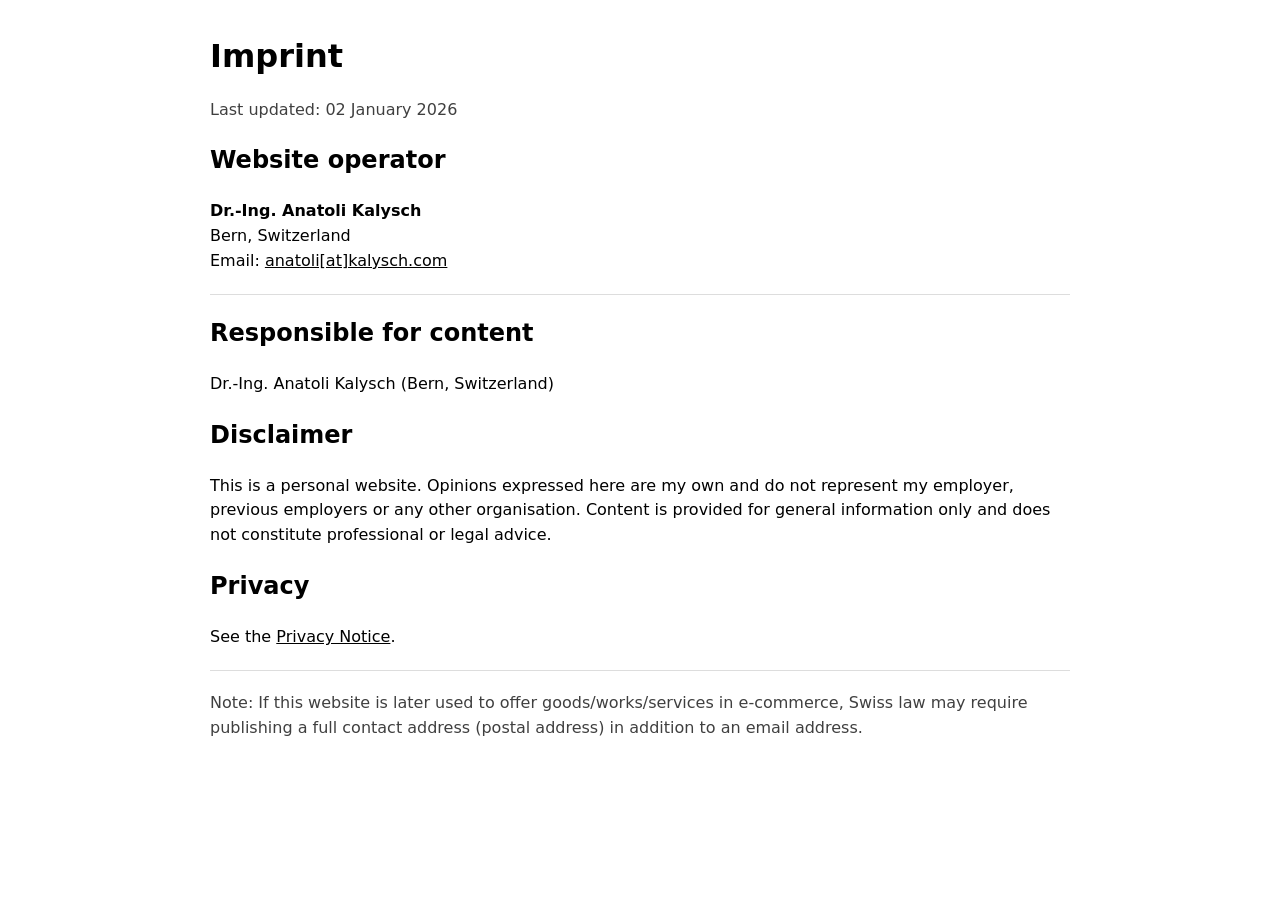
<file: imprint.html>
<!doctype html>
<html lang="en">
<head>
  <meta charset="utf-8" />
  <meta name="viewport" content="width=device-width, initial-scale=1" />
  <title>Imprint</title>
  <meta name="robots" content="noindex, nofollow" />
  <style>
    body { font-family: system-ui, -apple-system, Segoe UI, Roboto, Arial, sans-serif; margin: 0; line-height: 1.55; }
    .wrap { max-width: 860px; margin: 0 auto; padding: 32px 18px; }
    h1 { margin: 0 0 8px; }
    .muted { opacity: .75; }
    hr { border: 0; border-top: 1px solid #ddd; margin: 20px 0; }
    a { color: inherit; }
    code { background: #f4f4f4; padding: 2px 6px; border-radius: 6px; }
  </style>
</head>
<body>
  <main class="wrap">
    <h1>Imprint</h1>
    <p class="muted">Last updated: 02 January 2026</p>

    <h2>Website operator</h2>
    <p>
      <strong>Dr.-Ing. Anatoli Kalysch</strong><br>
      Bern, Switzerland<br>
      Email: <a href="mailto:anatoli@kalysch.com">anatoli[at]kalysch.com</a>
    </p>

    <hr>

    <h2>Responsible for content</h2>
    <p>
      Dr.-Ing. Anatoli Kalysch (Bern, Switzerland)
    </p>

    <h2>Disclaimer</h2>
    <p>
      This is a personal website. Opinions expressed here are my own and do not represent my employer, previous employers or any other organisation.
      Content is provided for general information only and does not constitute professional or legal advice.
    </p>

    <h2>Privacy</h2>
    <p>
      See the <a href="privacy.html">Privacy Notice</a>.
    </p>

    <hr>

    <p class="muted">
      Note: If this website is later used to offer goods/works/services in e-commerce, Swiss law may require publishing a full
      contact address (postal address) in addition to an email address.
    </p>
  </main>
</body>
</html>
</file>
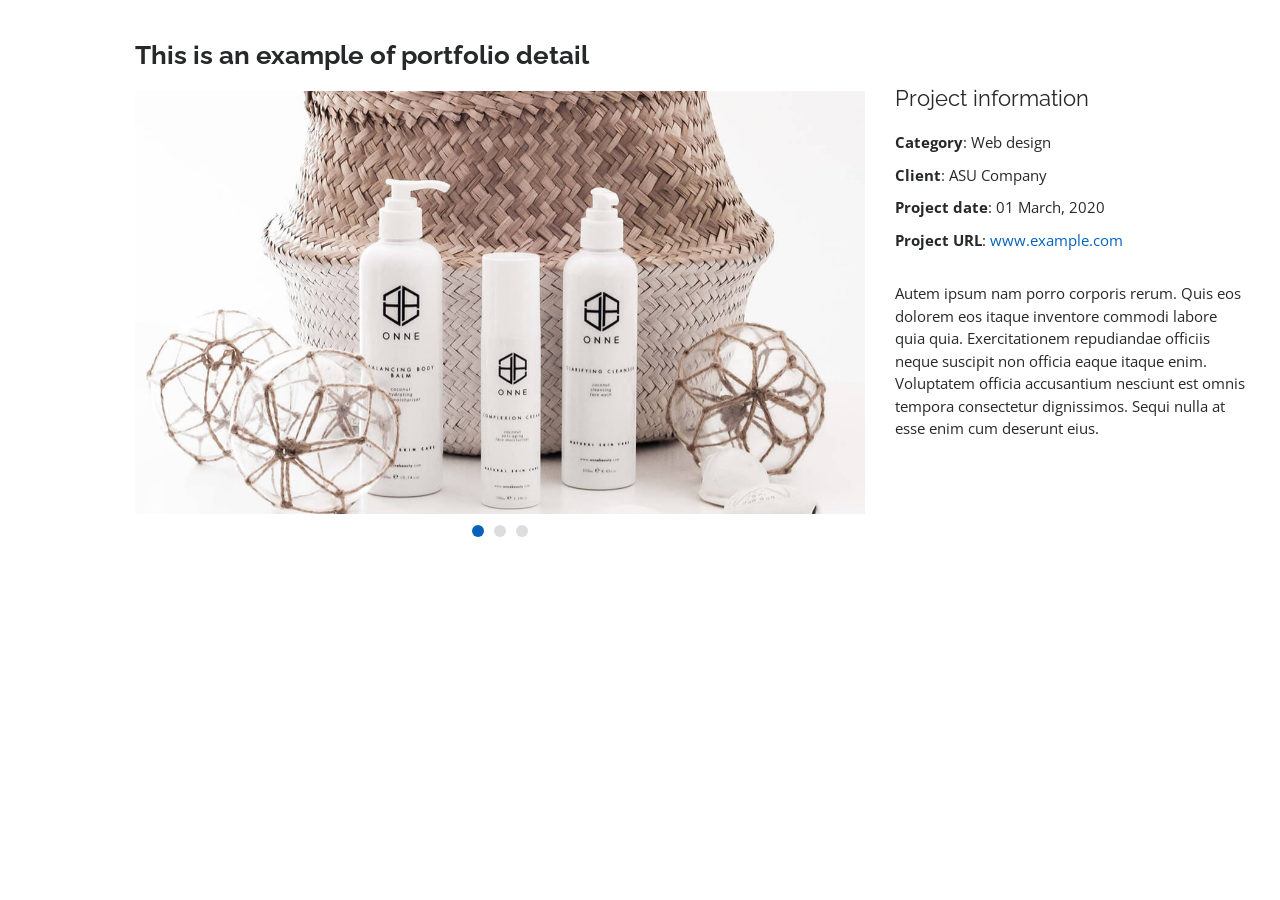
<file: portfolio-details.html>
<!DOCTYPE html>
<html lang="en">

<head>
  <meta charset="utf-8">
  <meta content="width=device-width, initial-scale=1.0" name="viewport">

  <title>Portfolio Details - Personal Bootstrap Template</title>
  <meta content="" name="descriptison">
  <meta content="" name="keywords">

  <!-- Favicons -->
  <link href="assets/img/favicon.png" rel="icon">
  <link href="assets/img/apple-touch-icon.png" rel="apple-touch-icon">

  <!-- Google Fonts -->
  <link href="https://fonts.googleapis.com/css?family=Open+Sans:300,300i,400,400i,600,600i,700,700i|Raleway:300,300i,400,400i,500,500i,600,600i,700,700i|Poppins:300,300i,400,400i,500,500i,600,600i,700,700i" rel="stylesheet">

  <!-- Vendor CSS Files -->
  <link href="assets/vendor/bootstrap/css/bootstrap.min.css" rel="stylesheet">
  <link href="assets/vendor/icofont/icofont.min.css" rel="stylesheet">
  <link href="assets/vendor/boxicons/css/boxicons.min.css" rel="stylesheet">
  <link href="assets/vendor/venobox/venobox.css" rel="stylesheet">
  <link href="assets/vendor/owl.carousel/assets/owl.carousel.min.css" rel="stylesheet">
  <link href="assets/vendor/aos/aos.css" rel="stylesheet">

  <!-- Template Main CSS File -->
  <link href="assets/css/style.css" rel="stylesheet">

  <!-- =======================================================
  * Template Name: MyResume - v2.1.0
  * Template URL: https://bootstrapmade.com/free-html-bootstrap-template-my-resume/
  * Author: BootstrapMade.com
  * License: https://bootstrapmade.com/license/
  ======================================================== -->
</head>

<body>

  <main id="main">

    <!-- ======= Portfolio Details ======= -->
    <section id="portfolio-details" class="portfolio-details">
      <div class="container" data-aos="fade-up">

        <div class="row">

          <div class="col-lg-8">
            <h2 class="portfolio-title">This is an example of portfolio detail</h2>
            <div class="owl-carousel portfolio-details-carousel">
              <img src="assets/img/portfolio/portfolio-details-1.jpg" class="img-fluid" alt="">
              <img src="assets/img/portfolio/portfolio-details-2.jpg" class="img-fluid" alt="">
              <img src="assets/img/portfolio/portfolio-details-3.jpg" class="img-fluid" alt="">
            </div>
          </div>

          <div class="col-lg-4 portfolio-info">
            <h3>Project information</h3>
            <ul>
              <li><strong>Category</strong>: Web design</li>
              <li><strong>Client</strong>: ASU Company</li>
              <li><strong>Project date</strong>: 01 March, 2020</li>
              <li><strong>Project URL</strong>: <a href="#">www.example.com</a></li>
            </ul>

            <p>
              Autem ipsum nam porro corporis rerum. Quis eos dolorem eos itaque inventore commodi labore quia quia. Exercitationem repudiandae officiis neque suscipit non officia eaque itaque enim. Voluptatem officia accusantium nesciunt est omnis tempora consectetur dignissimos. Sequi nulla at esse enim cum deserunt eius.
            </p>
          </div>

        </div>

      </div>
    </section><!-- End Portfolio Details -->

  </main><!-- End #main -->

  <a href="#" class="back-to-top"><i class="bx bx-up-arrow-alt"></i></a>
  <div id="preloader"></div>

  <!-- Vendor JS Files -->
  <script src="assets/vendor/jquery/jquery.min.js"></script>
  <script src="assets/vendor/bootstrap/js/bootstrap.bundle.min.js"></script>
  <script src="assets/vendor/jquery.easing/jquery.easing.min.js"></script>
  <script src="assets/vendor/php-email-form/validate.js"></script>
  <script src="assets/vendor/waypoints/jquery.waypoints.min.js"></script>
  <script src="assets/vendor/counterup/counterup.min.js"></script>
  <script src="assets/vendor/isotope-layout/isotope.pkgd.min.js"></script>
  <script src="assets/vendor/venobox/venobox.min.js"></script>
  <script src="assets/vendor/owl.carousel/owl.carousel.min.js"></script>
  <script src="assets/vendor/typed.js/typed.min.js"></script>
  <script src="assets/vendor/aos/aos.js"></script>

  <!-- Template Main JS File -->
  <script src="assets/js/main.js"></script>

</body>

</html>
</file>
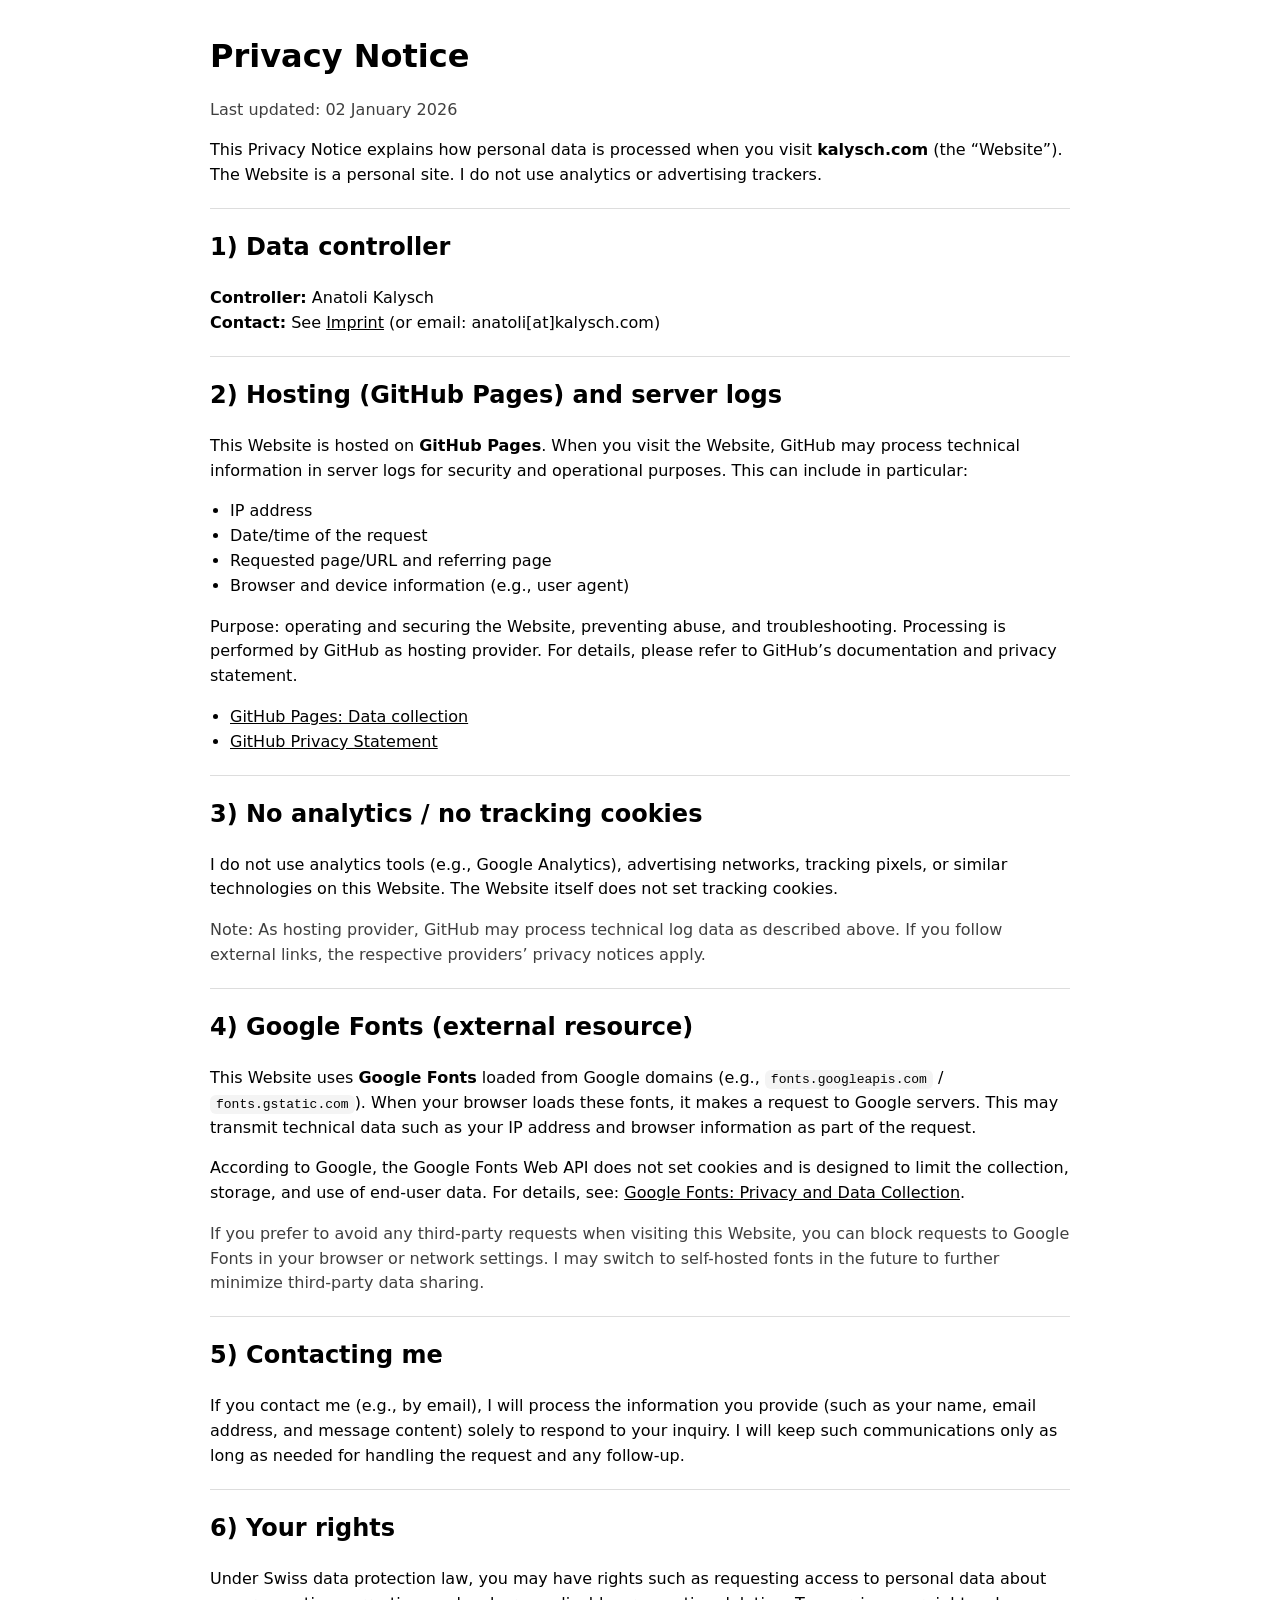
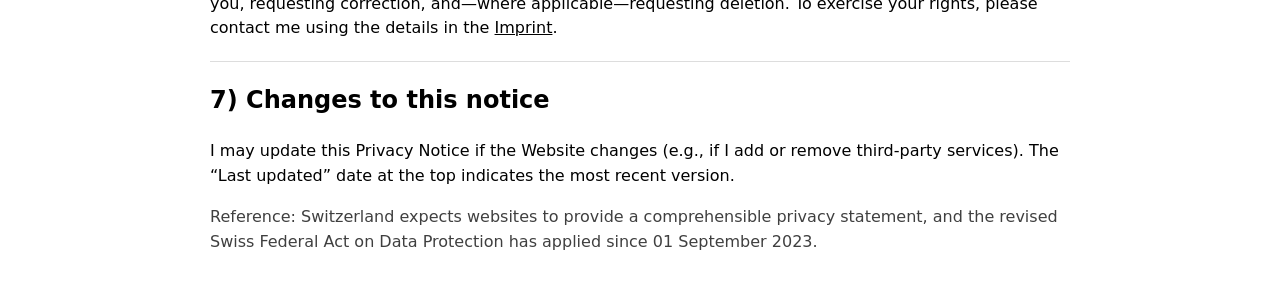
<file: privacy.html>
<!doctype html>
<html lang="en">
<head>
  <meta charset="utf-8" />
  <meta name="viewport" content="width=device-width, initial-scale=1" />
  <title>Privacy Notice</title>
  <meta name="robots" content="noindex, nofollow" />
  <style>
    body { font-family: system-ui, -apple-system, Segoe UI, Roboto, Arial, sans-serif; margin: 0; line-height: 1.55; }
    .wrap { max-width: 860px; margin: 0 auto; padding: 32px 18px; }
    h1 { margin: 0 0 8px; }
    .muted { opacity: .75; }
    hr { border: 0; border-top: 1px solid #ddd; margin: 20px 0; }
    a { color: inherit; }
    ul { padding-left: 20px; }
    code { background: #f4f4f4; padding: 2px 6px; border-radius: 6px; }
  </style>
</head>
<body>
  <main class="wrap">
    <h1>Privacy Notice</h1>
    <p class="muted">Last updated: 02 January 2026</p>

    <p>
      This Privacy Notice explains how personal data is processed when you visit <strong>kalysch.com</strong> (the “Website”).
      The Website is a personal site. I do not use analytics or advertising trackers.
    </p>

    <hr>

    <h2>1) Data controller</h2>
    <p>
      <strong>Controller:</strong> Anatoli Kalysch<br>
      <strong>Contact:</strong> See <a href="imprint.html">Imprint</a> (or email: anatoli[at]kalysch.com)
    </p>

    <hr>

    <h2>2) Hosting (GitHub Pages) and server logs</h2>
    <p>
      This Website is hosted on <strong>GitHub Pages</strong>. When you visit the Website, GitHub may process technical
      information in server logs for security and operational purposes. This can include in particular:
    </p>
    <ul>
      <li>IP address</li>
      <li>Date/time of the request</li>
      <li>Requested page/URL and referring page</li>
      <li>Browser and device information (e.g., user agent)</li>
    </ul>
    <p>
      Purpose: operating and securing the Website, preventing abuse, and troubleshooting.
      Processing is performed by GitHub as hosting provider. For details, please refer to GitHub’s documentation and privacy statement.
    </p>
    <ul>
      <li><a href="https://docs.github.com/en/pages/getting-started-with-github-pages/what-is-github-pages#data-collection">GitHub Pages: Data collection</a></li>
      <li><a href="https://docs.github.com/site-policy/privacy-policies/github-privacy-statement">GitHub Privacy Statement</a></li>
    </ul>

    <hr>

    <h2>3) No analytics / no tracking cookies</h2>
    <p>
      I do not use analytics tools (e.g., Google Analytics), advertising networks, tracking pixels, or similar technologies on this Website.
      The Website itself does not set tracking cookies.
    </p>
    <p class="muted">
      Note: As hosting provider, GitHub may process technical log data as described above. If you follow external links,
      the respective providers’ privacy notices apply.
    </p>

    <hr>

    <h2>4) Google Fonts (external resource)</h2>
    <p>
      This Website uses <strong>Google Fonts</strong> loaded from Google domains (e.g., <code>fonts.googleapis.com</code> /
      <code>fonts.gstatic.com</code>). When your browser loads these fonts, it makes a request to Google servers.
      This may transmit technical data such as your IP address and browser information as part of the request.
    </p>
    <p>
      According to Google, the Google Fonts Web API does not set cookies and is designed to limit the collection, storage,
      and use of end-user data.
      For details, see: <a href="https://developers.google.com/fonts/faq/privacy">Google Fonts: Privacy and Data Collection</a>.
    </p>
    <p class="muted">
      If you prefer to avoid any third-party requests when visiting this Website, you can block requests to Google Fonts
      in your browser or network settings. I may switch to self-hosted fonts in the future to further minimize third-party data sharing.
    </p>

    <hr>

    <h2>5) Contacting me</h2>
    <p>
      If you contact me (e.g., by email), I will process the information you provide (such as your name, email address,
      and message content) solely to respond to your inquiry. I will keep such communications only as long as needed
      for handling the request and any follow-up.
    </p>

    <hr>

    <h2>6) Your rights</h2>
    <p>
      Under Swiss data protection law, you may have rights such as requesting access to personal data about you,
      requesting correction, and—where applicable—requesting deletion. To exercise your rights, please contact me
      using the details in the <a href="imprint.html">Imprint</a>.
    </p>

    <hr>

    <h2>7) Changes to this notice</h2>
    <p>
      I may update this Privacy Notice if the Website changes (e.g., if I add or remove third-party services).
      The “Last updated” date at the top indicates the most recent version.
    </p>

    <p class="muted">
      Reference: Switzerland expects websites to provide a comprehensible privacy statement, and the revised Swiss
      Federal Act on Data Protection has applied since 01 September 2023.
    </p>
  </main>
</body>
</html>
</file>
<file: assets/vendor/venobox/venobox.css>
/* ------ venobox.css --------*/
.vbox-overlay *, .vbox-overlay *:before, .vbox-overlay *:after{
    -webkit-backface-visibility: hidden;
    -webkit-box-sizing:border-box;
    -moz-box-sizing:border-box;
    box-sizing:border-box;
}
.vbox-overlay * { 
    -webkit-backface-visibility: visible;
    backface-visibility: visible;
}
.vbox-overlay{
    display: -webkit-flex;
    display: flex;
    -webkit-flex-direction: column;
    flex-direction: column;
    -webkit-justify-content: center;
    justify-content: center;
    -webkit-align-items: center;
    align-items: center;
    position: fixed;
    left: 0;
    top: 0;
    bottom: 0;
    right: 0;
    z-index: 999999;
}

/* ----- navigation ----- */
.vbox-title{
    width: 100%;
    height: 40px;
    float: left;
    text-align: center;
    line-height: 28px;
    font-size: 12px;
    padding: 6px 50px;
    overflow: hidden;
    position: fixed;
    display: none;
    left: 0;
    z-index: 89;
}
.vbox-close{
    cursor: pointer;
    position: fixed;
    top: -1px;
    right: 0;
    width: 50px;
    height: 40px;
    padding: 6px;
    display: block;
    background-position:10px center;
    overflow: hidden;
    font-size: 24px;
    line-height: 1;
    text-align: center;
    z-index: 99;
}
.vbox-left{
    cursor: pointer;
    position: fixed;
    left: 0;
    height: 40px;
    overflow: hidden;
    line-height: 28px;
    font-size: 12px;
    z-index: 99;
    display: flex;
    align-items:center;
}
.vbox-num{
    display: inline-block;
    margin: 6px 0 6px 15px;
}
/* ----- Social share ----- */
.vbox-share{
    line-height: 28px;
    font-size: 12px;
    overflow: hidden;
    position: fixed;
    left: 0;
    z-index: 98;
    display: flex;
    align-items:center;
    justify-content: center;
    width: 100%;
    text-align: center;
}
.vbox-share svg{
    max-height: 28px;
    width: 28px;
    z-index: 10;
    margin-left: 12px;
    margin-top: 6px;
    margin-bottom: 6px;
    vertical-align: middle;
}


/* ----- navigation ARROWS ----- */
.vbox-next, .vbox-prev{
    position: fixed;
    top: 50%;
    margin-top: -15px;
    overflow: hidden;
    cursor: pointer;
    display: block;
    width: 45px;
    height: 45px;
    z-index: 99;
}
.vbox-next span, .vbox-prev span{
    position: relative;
    width: 20px;
    height: 20px;
    border: 2px solid transparent;
    border-top-color: #B6B6B6;
    border-right-color: #B6B6B6;
    text-indent: -100px;
    position: absolute;
    top: 8px;
    display: block;
}
.vbox-prev{
    left: 15px;
}
.vbox-next{
    right: 15px;
}
.vbox-prev span{
    left: 10px;
    -ms-transform: rotate(-135deg);
    -webkit-transform: rotate(-135deg);
    transform: rotate(-135deg);
}
.vbox-next span{
    -ms-transform: rotate(45deg);
    -webkit-transform: rotate(45deg);
    transform: rotate(45deg);
    right: 10px;
}
/* ------- inline window ------ */
.vbox-inline{
    width: 420px;
    height: 315px;
    height: 70vh;
    padding: 10px;
    background: #fff;
    margin: 0 auto;
    overflow: auto;
    text-align: left;
}
/* ------- Video & iFrames window ------ */
.venoframe{
    max-width: 100%;
    width: 100%;
    border: none;
    width: 100%;
    height: 260px;
    height: 70vh;
}
.venoframe.vbvid{
    height: 260px;
}
@media (min-width: 768px) {
    .venoframe, .vbox-inline{
        width: 90%;
        height: 360px;
        height: 70vh;
    }
    .venoframe.vbvid{
        width: 640px;
        height: 360px;
    }
}
@media (min-width: 992px) {
    .venoframe, .vbox-inline{
        max-width: 1200px;
        width: 80%;
        height: 540px;
        height: 70vh;
    }
    .venoframe.vbvid{
        width: 960px;
        height: 540px;
    }
}
/* 
Please do NOT edit this part! 
or at least read this note: http://i.imgur.com/7C0ws9e.gif
*/
.vbox-open{
    overflow: hidden;
}
.vbox-container{
    position: absolute;
    left: 0;
    right: 0;
    top: 0;
    bottom: 0;
    overflow-x: hidden;
    overflow-y: scroll;
    overflow-scrolling: touch;
    -webkit-overflow-scrolling: touch;
    z-index: 20;
    max-height: 100%;

}

.vbox-content{
    text-align: center;
    float: left;
    width: 100%;
    position: relative;
    overflow: hidden;
    padding: 20px 4%;
}
.vbox-container img{
    max-width: 100%;
    height: auto;
}
.vbox-figlio{
    box-shadow: 0 0 12px rgba(0,0,0,0.19), 0 6px 6px rgba(0,0,0,0.23);
    max-width: 100%;
    text-align: initial;
}
img.vbox-figlio{
    -webkit-user-select: none;
-khtml-user-select: none;
-moz-user-select: none;
-o-user-select: none;
user-select: none;
}
.vbox-content.swipe-left{
    margin-left: -200px !important;
}
.vbox-content.swipe-right{
    margin-left: 200px !important;
}
.vbox-animated{
    webkit-transition: margin 300ms ease-out;
    transition: margin 300ms ease-out;
}

/* ---------- preloader ----------
 * SPINKIT 
 * http://tobiasahlin.com/spinkit/
-------------------------------- */
.sk-double-bounce,.sk-rotating-plane{width:40px;height:40px;margin:40px auto}.sk-rotating-plane{background-color:#333;-webkit-animation:sk-rotatePlane 1.2s infinite ease-in-out;animation:sk-rotatePlane 1.2s infinite ease-in-out}@-webkit-keyframes sk-rotatePlane{0%{-webkit-transform:perspective(120px) rotateX(0) rotateY(0);transform:perspective(120px) rotateX(0) rotateY(0)}50%{-webkit-transform:perspective(120px) rotateX(-180.1deg) rotateY(0);transform:perspective(120px) rotateX(-180.1deg) rotateY(0)}100%{-webkit-transform:perspective(120px) rotateX(-180deg) rotateY(-179.9deg);transform:perspective(120px) rotateX(-180deg) rotateY(-179.9deg)}}@keyframes sk-rotatePlane{0%{-webkit-transform:perspective(120px) rotateX(0) rotateY(0);transform:perspective(120px) rotateX(0) rotateY(0)}50%{-webkit-transform:perspective(120px) rotateX(-180.1deg) rotateY(0);transform:perspective(120px) rotateX(-180.1deg) rotateY(0)}100%{-webkit-transform:perspective(120px) rotateX(-180deg) rotateY(-179.9deg);transform:perspective(120px) rotateX(-180deg) rotateY(-179.9deg)}}.sk-double-bounce{position:relative}.sk-double-bounce .sk-child{width:100%;height:100%;border-radius:50%;background-color:#333;opacity:.6;position:absolute;top:0;left:0;-webkit-animation:sk-doubleBounce 2s infinite ease-in-out;animation:sk-doubleBounce 2s infinite ease-in-out}.sk-chasing-dots .sk-child,.sk-spinner-pulse,.sk-three-bounce .sk-child{background-color:#333;border-radius:100%}.sk-double-bounce .sk-double-bounce2{-webkit-animation-delay:-1s;animation-delay:-1s}@-webkit-keyframes sk-doubleBounce{0%,100%{-webkit-transform:scale(0);transform:scale(0)}50%{-webkit-transform:scale(1);transform:scale(1)}}@keyframes sk-doubleBounce{0%,100%{-webkit-transform:scale(0);transform:scale(0)}50%{-webkit-transform:scale(1);transform:scale(1)}}.sk-wave{margin:40px auto;width:50px;height:40px;text-align:center;font-size:10px}.sk-wave .sk-rect{background-color:#333;height:100%;width:6px;display:inline-block;-webkit-animation:sk-waveStretchDelay 1.2s infinite ease-in-out;animation:sk-waveStretchDelay 1.2s infinite ease-in-out}.sk-wave .sk-rect1{-webkit-animation-delay:-1.2s;animation-delay:-1.2s}.sk-wave .sk-rect2{-webkit-animation-delay:-1.1s;animation-delay:-1.1s}.sk-wave .sk-rect3{-webkit-animation-delay:-1s;animation-delay:-1s}.sk-wave .sk-rect4{-webkit-animation-delay:-.9s;animation-delay:-.9s}.sk-wave .sk-rect5{-webkit-animation-delay:-.8s;animation-delay:-.8s}@-webkit-keyframes sk-waveStretchDelay{0%,100%,40%{-webkit-transform:scaleY(.4);transform:scaleY(.4)}20%{-webkit-transform:scaleY(1);transform:scaleY(1)}}@keyframes sk-waveStretchDelay{0%,100%,40%{-webkit-transform:scaleY(.4);transform:scaleY(.4)}20%{-webkit-transform:scaleY(1);transform:scaleY(1)}}.sk-wandering-cubes{margin:40px auto;width:40px;height:40px;position:relative}.sk-wandering-cubes .sk-cube{background-color:#333;width:10px;height:10px;position:absolute;top:0;left:0;-webkit-animation:sk-wanderingCube 1.8s ease-in-out -1.8s infinite both;animation:sk-wanderingCube 1.8s ease-in-out -1.8s infinite both}.sk-chasing-dots,.sk-spinner-pulse{width:40px;height:40px;margin:40px auto}.sk-wandering-cubes .sk-cube2{-webkit-animation-delay:-.9s;animation-delay:-.9s}@-webkit-keyframes sk-wanderingCube{0%{-webkit-transform:rotate(0);transform:rotate(0)}25%{-webkit-transform:translateX(30px) rotate(-90deg) scale(.5);transform:translateX(30px) rotate(-90deg) scale(.5)}50%{-webkit-transform:translateX(30px) translateY(30px) rotate(-179deg);transform:translateX(30px) translateY(30px) rotate(-179deg)}50.1%{-webkit-transform:translateX(30px) translateY(30px) rotate(-180deg);transform:translateX(30px) translateY(30px) rotate(-180deg)}75%{-webkit-transform:translateX(0) translateY(30px) rotate(-270deg) scale(.5);transform:translateX(0) translateY(30px) rotate(-270deg) scale(.5)}100%{-webkit-transform:rotate(-360deg);transform:rotate(-360deg)}}@keyframes sk-wanderingCube{0%{-webkit-transform:rotate(0);transform:rotate(0)}25%{-webkit-transform:translateX(30px) rotate(-90deg) scale(.5);transform:translateX(30px) rotate(-90deg) scale(.5)}50%{-webkit-transform:translateX(30px) translateY(30px) rotate(-179deg);transform:translateX(30px) translateY(30px) rotate(-179deg)}50.1%{-webkit-transform:translateX(30px) translateY(30px) rotate(-180deg);transform:translateX(30px) translateY(30px) rotate(-180deg)}75%{-webkit-transform:translateX(0) translateY(30px) rotate(-270deg) scale(.5);transform:translateX(0) translateY(30px) rotate(-270deg) scale(.5)}100%{-webkit-transform:rotate(-360deg);transform:rotate(-360deg)}}.sk-spinner-pulse{-webkit-animation:sk-pulseScaleOut 1s infinite ease-in-out;animation:sk-pulseScaleOut 1s infinite ease-in-out}@-webkit-keyframes sk-pulseScaleOut{0%{-webkit-transform:scale(0);transform:scale(0)}100%{-webkit-transform:scale(1);transform:scale(1);opacity:0}}@keyframes sk-pulseScaleOut{0%{-webkit-transform:scale(0);transform:scale(0)}100%{-webkit-transform:scale(1);transform:scale(1);opacity:0}}.sk-chasing-dots{position:relative;text-align:center;-webkit-animation:sk-chasingDotsRotate 2s infinite linear;animation:sk-chasingDotsRotate 2s infinite linear}.sk-chasing-dots .sk-child{width:60%;height:60%;display:inline-block;position:absolute;top:0;-webkit-animation:sk-chasingDotsBounce 2s infinite ease-in-out;animation:sk-chasingDotsBounce 2s infinite ease-in-out}.sk-chasing-dots .sk-dot2{top:auto;bottom:0;-webkit-animation-delay:-1s;animation-delay:-1s}@-webkit-keyframes sk-chasingDotsRotate{100%{-webkit-transform:rotate(360deg);transform:rotate(360deg)}}@keyframes sk-chasingDotsRotate{100%{-webkit-transform:rotate(360deg);transform:rotate(360deg)}}@-webkit-keyframes sk-chasingDotsBounce{0%,100%{-webkit-transform:scale(0);transform:scale(0)}50%{-webkit-transform:scale(1);transform:scale(1)}}@keyframes sk-chasingDotsBounce{0%,100%{-webkit-transform:scale(0);transform:scale(0)}50%{-webkit-transform:scale(1);transform:scale(1)}}.sk-three-bounce{margin:40px auto;width:80px;text-align:center}.sk-three-bounce .sk-child{width:20px;height:20px;display:inline-block;-webkit-animation:sk-three-bounce 1.4s ease-in-out 0s infinite both;animation:sk-three-bounce 1.4s ease-in-out 0s infinite both}.sk-circle .sk-child:before,.sk-fading-circle .sk-circle:before{display:block;border-radius:100%;content:'';background-color:#333}.sk-three-bounce .sk-bounce1{-webkit-animation-delay:-.32s;animation-delay:-.32s}.sk-three-bounce .sk-bounce2{-webkit-animation-delay:-.16s;animation-delay:-.16s}@-webkit-keyframes sk-three-bounce{0%,100%,80%{-webkit-transform:scale(0);transform:scale(0)}40%{-webkit-transform:scale(1);transform:scale(1)}}@keyframes sk-three-bounce{0%,100%,80%{-webkit-transform:scale(0);transform:scale(0)}40%{-webkit-transform:scale(1);transform:scale(1)}}.sk-circle{margin:40px auto;width:40px;height:40px;position:relative}.sk-circle .sk-child{width:100%;height:100%;position:absolute;left:0;top:0}.sk-circle .sk-child:before{margin:0 auto;width:15%;height:15%;-webkit-animation:sk-circleBounceDelay 1.2s infinite ease-in-out both;animation:sk-circleBounceDelay 1.2s infinite ease-in-out both}.sk-circle .sk-circle2{-webkit-transform:rotate(30deg);-ms-transform:rotate(30deg);transform:rotate(30deg)}.sk-circle .sk-circle3{-webkit-transform:rotate(60deg);-ms-transform:rotate(60deg);transform:rotate(60deg)}.sk-circle .sk-circle4{-webkit-transform:rotate(90deg);-ms-transform:rotate(90deg);transform:rotate(90deg)}.sk-circle .sk-circle5{-webkit-transform:rotate(120deg);-ms-transform:rotate(120deg);transform:rotate(120deg)}.sk-circle .sk-circle6{-webkit-transform:rotate(150deg);-ms-transform:rotate(150deg);transform:rotate(150deg)}.sk-circle .sk-circle7{-webkit-transform:rotate(180deg);-ms-transform:rotate(180deg);transform:rotate(180deg)}.sk-circle .sk-circle8{-webkit-transform:rotate(210deg);-ms-transform:rotate(210deg);transform:rotate(210deg)}.sk-circle .sk-circle9{-webkit-transform:rotate(240deg);-ms-transform:rotate(240deg);transform:rotate(240deg)}.sk-circle .sk-circle10{-webkit-transform:rotate(270deg);-ms-transform:rotate(270deg);transform:rotate(270deg)}.sk-circle .sk-circle11{-webkit-transform:rotate(300deg);-ms-transform:rotate(300deg);transform:rotate(300deg)}.sk-circle .sk-circle12{-webkit-transform:rotate(330deg);-ms-transform:rotate(330deg);transform:rotate(330deg)}.sk-circle .sk-circle2:before{-webkit-animation-delay:-1.1s;animation-delay:-1.1s}.sk-circle .sk-circle3:before{-webkit-animation-delay:-1s;animation-delay:-1s}.sk-circle .sk-circle4:before{-webkit-animation-delay:-.9s;animation-delay:-.9s}.sk-circle .sk-circle5:before{-webkit-animation-delay:-.8s;animation-delay:-.8s}.sk-circle .sk-circle6:before{-webkit-animation-delay:-.7s;animation-delay:-.7s}.sk-circle .sk-circle7:before{-webkit-animation-delay:-.6s;animation-delay:-.6s}.sk-circle .sk-circle8:before{-webkit-animation-delay:-.5s;animation-delay:-.5s}.sk-circle .sk-circle9:before{-webkit-animation-delay:-.4s;animation-delay:-.4s}.sk-circle .sk-circle10:before{-webkit-animation-delay:-.3s;animation-delay:-.3s}.sk-circle .sk-circle11:before{-webkit-animation-delay:-.2s;animation-delay:-.2s}.sk-circle .sk-circle12:before{-webkit-animation-delay:-.1s;animation-delay:-.1s}@-webkit-keyframes sk-circleBounceDelay{0%,100%,80%{-webkit-transform:scale(0);transform:scale(0)}40%{-webkit-transform:scale(1);transform:scale(1)}}@keyframes sk-circleBounceDelay{0%,100%,80%{-webkit-transform:scale(0);transform:scale(0)}40%{-webkit-transform:scale(1);transform:scale(1)}}.sk-cube-grid{width:40px;height:40px;margin:40px auto}.sk-cube-grid .sk-cube{width:33.33%;height:33.33%;background-color:#333;float:left;-webkit-animation:sk-cubeGridScaleDelay 1.3s infinite ease-in-out;animation:sk-cubeGridScaleDelay 1.3s infinite ease-in-out}.sk-cube-grid .sk-cube1{-webkit-animation-delay:.2s;animation-delay:.2s}.sk-cube-grid .sk-cube2{-webkit-animation-delay:.3s;animation-delay:.3s}.sk-cube-grid .sk-cube3{-webkit-animation-delay:.4s;animation-delay:.4s}.sk-cube-grid .sk-cube4{-webkit-animation-delay:.1s;animation-delay:.1s}.sk-cube-grid .sk-cube5{-webkit-animation-delay:.2s;animation-delay:.2s}.sk-cube-grid .sk-cube6{-webkit-animation-delay:.3s;animation-delay:.3s}.sk-cube-grid .sk-cube7{-webkit-animation-delay:0ms;animation-delay:0ms}.sk-cube-grid .sk-cube8{-webkit-animation-delay:.1s;animation-delay:.1s}.sk-cube-grid .sk-cube9{-webkit-animation-delay:.2s;animation-delay:.2s}@-webkit-keyframes sk-cubeGridScaleDelay{0%,100%,70%{-webkit-transform:scale3D(1,1,1);transform:scale3D(1,1,1)}35%{-webkit-transform:scale3D(0,0,1);transform:scale3D(0,0,1)}}@keyframes sk-cubeGridScaleDelay{0%,100%,70%{-webkit-transform:scale3D(1,1,1);transform:scale3D(1,1,1)}35%{-webkit-transform:scale3D(0,0,1);transform:scale3D(0,0,1)}}.sk-fading-circle{margin:40px auto;width:40px;height:40px;position:relative}.sk-fading-circle .sk-circle{width:100%;height:100%;position:absolute;left:0;top:0}.sk-fading-circle .sk-circle:before{margin:0 auto;width:15%;height:15%;-webkit-animation:sk-circleFadeDelay 1.2s infinite ease-in-out both;animation:sk-circleFadeDelay 1.2s infinite ease-in-out both}.sk-fading-circle .sk-circle2{-webkit-transform:rotate(30deg);-ms-transform:rotate(30deg);transform:rotate(30deg)}.sk-fading-circle .sk-circle3{-webkit-transform:rotate(60deg);-ms-transform:rotate(60deg);transform:rotate(60deg)}.sk-fading-circle .sk-circle4{-webkit-transform:rotate(90deg);-ms-transform:rotate(90deg);transform:rotate(90deg)}.sk-fading-circle .sk-circle5{-webkit-transform:rotate(120deg);-ms-transform:rotate(120deg);transform:rotate(120deg)}.sk-fading-circle .sk-circle6{-webkit-transform:rotate(150deg);-ms-transform:rotate(150deg);transform:rotate(150deg)}.sk-fading-circle .sk-circle7{-webkit-transform:rotate(180deg);-ms-transform:rotate(180deg);transform:rotate(180deg)}.sk-fading-circle .sk-circle8{-webkit-transform:rotate(210deg);-ms-transform:rotate(210deg);transform:rotate(210deg)}.sk-fading-circle .sk-circle9{-webkit-transform:rotate(240deg);-ms-transform:rotate(240deg);transform:rotate(240deg)}.sk-fading-circle .sk-circle10{-webkit-transform:rotate(270deg);-ms-transform:rotate(270deg);transform:rotate(270deg)}.sk-fading-circle .sk-circle11{-webkit-transform:rotate(300deg);-ms-transform:rotate(300deg);transform:rotate(300deg)}.sk-fading-circle .sk-circle12{-webkit-transform:rotate(330deg);-ms-transform:rotate(330deg);transform:rotate(330deg)}.sk-fading-circle .sk-circle2:before{-webkit-animation-delay:-1.1s;animation-delay:-1.1s}.sk-fading-circle .sk-circle3:before{-webkit-animation-delay:-1s;animation-delay:-1s}.sk-fading-circle .sk-circle4:before{-webkit-animation-delay:-.9s;animation-delay:-.9s}.sk-fading-circle .sk-circle5:before{-webkit-animation-delay:-.8s;animation-delay:-.8s}.sk-fading-circle .sk-circle6:before{-webkit-animation-delay:-.7s;animation-delay:-.7s}.sk-fading-circle .sk-circle7:before{-webkit-animation-delay:-.6s;animation-delay:-.6s}.sk-fading-circle .sk-circle8:before{-webkit-animation-delay:-.5s;animation-delay:-.5s}.sk-fading-circle .sk-circle9:before{-webkit-animation-delay:-.4s;animation-delay:-.4s}.sk-fading-circle .sk-circle10:before{-webkit-animation-delay:-.3s;animation-delay:-.3s}.sk-fading-circle .sk-circle11:before{-webkit-animation-delay:-.2s;animation-delay:-.2s}.sk-fading-circle .sk-circle12:before{-webkit-animation-delay:-.1s;animation-delay:-.1s}@-webkit-keyframes sk-circleFadeDelay{0%,100%,39%{opacity:0}40%{opacity:1}}@keyframes sk-circleFadeDelay{0%,100%,39%{opacity:0}40%{opacity:1}}.sk-folding-cube{margin:40px auto;width:40px;height:40px;position:relative;-webkit-transform:rotateZ(45deg);transform:rotateZ(45deg)}.sk-folding-cube .sk-cube{float:left;width:50%;height:50%;position:relative;-webkit-transform:scale(1.1);-ms-transform:scale(1.1);transform:scale(1.1)}.sk-folding-cube .sk-cube:before{content:'';position:absolute;top:0;left:0;width:100%;height:100%;background-color:#333;-webkit-animation:sk-foldCubeAngle 2.4s infinite linear both;animation:sk-foldCubeAngle 2.4s infinite linear both;-webkit-transform-origin:100% 100%;-ms-transform-origin:100% 100%;transform-origin:100% 100%}.sk-folding-cube .sk-cube2{-webkit-transform:scale(1.1) rotateZ(90deg);transform:scale(1.1) rotateZ(90deg)}.sk-folding-cube .sk-cube3{-webkit-transform:scale(1.1) rotateZ(180deg);transform:scale(1.1) rotateZ(180deg)}.sk-folding-cube .sk-cube4{-webkit-transform:scale(1.1) rotateZ(270deg);transform:scale(1.1) rotateZ(270deg)}.sk-folding-cube .sk-cube2:before{-webkit-animation-delay:.3s;animation-delay:.3s}.sk-folding-cube .sk-cube3:before{-webkit-animation-delay:.6s;animation-delay:.6s}.sk-folding-cube .sk-cube4:before{-webkit-animation-delay:.9s;animation-delay:.9s}@-webkit-keyframes sk-foldCubeAngle{0%,10%{-webkit-transform:perspective(140px) rotateX(-180deg);transform:perspective(140px) rotateX(-180deg);opacity:0}25%,75%{-webkit-transform:perspective(140px) rotateX(0);transform:perspective(140px) rotateX(0);opacity:1}100%,90%{-webkit-transform:perspective(140px) rotateY(180deg);transform:perspective(140px) rotateY(180deg);opacity:0}}@keyframes sk-foldCubeAngle{0%,10%{-webkit-transform:perspective(140px) rotateX(-180deg);transform:perspective(140px) rotateX(-180deg);opacity:0}25%,75%{-webkit-transform:perspective(140px) rotateX(0);transform:perspective(140px) rotateX(0);opacity:1}100%,90%{-webkit-transform:perspective(140px) rotateY(180deg);transform:perspective(140px) rotateY(180deg);opacity:0}}
</file>
<file: assets/css/style.css>
/**
* Template Name: MyResume - v2.1.0
* Template URL: https://bootstrapmade.com/free-html-bootstrap-template-my-resume/
* Author: BootstrapMade.com
* License: https://bootstrapmade.com/license/
*/

/*--------------------------------------------------------------
# General
--------------------------------------------------------------*/
body {
  font-family: "Open Sans", sans-serif;
  color: #272829;
}

a {
  color: #0563bb;
}

a:hover {
  color: #067ded;
  text-decoration: none;
}

h1, h2, h3, h4, h5, h6 {
  font-family: "Raleway", sans-serif;
}

/*--------------------------------------------------------------
# Back to top button
--------------------------------------------------------------*/
.back-to-top {
  position: fixed;
  display: none;
  width: 40px;
  height: 40px;
  border-radius: 50px;
  right: 15px;
  bottom: 15px;
  background: #0563bb;
  color: #fff;
  transition: display 0.5s ease-in-out;
  z-index: 99999;
}

.back-to-top i {
  font-size: 24px;
  position: absolute;
  top: 7px;
  left: 8px;
}

.back-to-top:hover {
  color: #fff;
  background: #0678e3;
  transition: background 0.2s ease-in-out;
}

/*--------------------------------------------------------------
# Preloader
--------------------------------------------------------------*/
#preloader {
  position: fixed;
  top: 0;
  left: 0;
  right: 0;
  bottom: 0;
  z-index: 9999;
  overflow: hidden;
  background: #fff;
}

#preloader:before {
  content: "";
  position: fixed;
  top: calc(50% - 30px);
  left: calc(50% - 30px);
  border: 6px solid #0563bb;
  border-top-color: #fff;
  border-bottom-color: #fff;
  border-radius: 50%;
  width: 60px;
  height: 60px;
  -webkit-animation: animate-preloader 1s linear infinite;
  animation: animate-preloader 1s linear infinite;
}

@-webkit-keyframes animate-preloader {
  0% {
    transform: rotate(0deg);
  }
  100% {
    transform: rotate(360deg);
  }
}

@keyframes animate-preloader {
  0% {
    transform: rotate(0deg);
  }
  100% {
    transform: rotate(360deg);
  }
}

/*--------------------------------------------------------------
# Disable aos animation delay on mobile devices
--------------------------------------------------------------*/
@media screen and (max-width: 768px) {
  [data-aos-delay] {
    transition-delay: 0 !important;
  }
}

/*--------------------------------------------------------------
# Header
--------------------------------------------------------------*/
#header {
  position: fixed;
  top: 0;
  left: 0;
  bottom: 0;
  z-index: 9997;
  transition: all 0.5s;
  padding: 15px;
  overflow-y: auto;
}

@media (max-width: 992px) {
  #header {
    width: 300px;
    background: #fff;
    border-right: 1px solid #e6e9ec;
    left: -300px;
  }
}

@media (min-width: 992px) {
  #main {
    margin-left: 100px;
  }
}

/*--------------------------------------------------------------
# Navigation Menu
--------------------------------------------------------------*/
/* Desktop Navigation */
.nav-menu * {
  margin: 0;
  padding: 0;
  list-style: none;
}

.nav-menu > ul > li {
  position: relative;
  white-space: nowrap;
}

.nav-menu a {
  display: flex;
  align-items: center;
  color: #45505b;
  padding: 10px 18px;
  margin-bottom: 8px;
  transition: 0.3s;
  font-size: 15px;
  border-radius: 50px;
  background: #f2f3f5;
  height: 56px;
  width: 100%;
  overflow: hidden;
  transition: 0.3s;
}

.nav-menu a i {
  font-size: 20px;
}

.nav-menu a span {
  padding: 0 5px 0 7px;
  color: #45505b;
}

@media (min-width: 992px) {
  .nav-menu a {
    width: 56px;
  }
  .nav-menu a span {
    display: none;
    color: #fff;
  }
}

.nav-menu a:hover, .nav-menu .active > a, .nav-menu li:hover > a {
  color: #fff;
  background: #0563bb;
}

.nav-menu a:hover span, .nav-menu .active > a span, .nav-menu li:hover > a span {
  color: #fff;
}

.nav-menu a:hover, .nav-menu li:hover > a {
  width: 100%;
  color: #fff;
}

.nav-menu a:hover span, .nav-menu li:hover > a span {
  display: block;
}

/* Mobile Navigation */
.mobile-nav-toggle {
  position: fixed;
  right: 15px;
  top: 15px;
  z-index: 9998;
  border: 0;
  background: none;
  font-size: 24px;
  transition: all 0.4s;
  outline: none !important;
  line-height: 1;
  cursor: pointer;
  text-align: right;
}

.mobile-nav-toggle i {
  color: #45505b;
}

.mobile-nav-active {
  overflow: hidden;
}

.mobile-nav-active #header {
  left: 0;
}

.mobile-nav-active .mobile-nav-toggle i {
  color: #0563bb;
}

/*--------------------------------------------------------------
# Hero Section
--------------------------------------------------------------*/
#hero {
  width: 100%;
  height: 100vh;
  background: url("../img/hero-bg.jpg") top right no-repeat;
  background-size: cover;
  position: relative;
}

@media (min-width: 992px) {
  #hero {
    padding-left: 160px;
  }
}

#hero:before {
  content: "";
  background: rgba(255, 255, 255, 0.8);
  position: absolute;
  bottom: 0;
  top: 0;
  left: 0;
  right: 0;
}

#hero h1 {
  margin: 0;
  font-size: 64px;
  font-weight: 700;
  line-height: 56px;
  color: #45505b;
}

#hero p {
  color: #45505b;
  margin: 15px 0 0 0;
  font-size: 26px;
  font-family: "Poppins", sans-serif;
}

#hero p span {
  color: #0563bb;
  letter-spacing: 1px;
}

#hero .social-links {
  margin-top: 30px;
}

#hero .social-links a {
  font-size: 24px;
  display: inline-block;
  color: #45505b;
  line-height: 1;
  margin-right: 20px;
  transition: 0.3s;
}

#hero .social-links a:hover {
  color: #0563bb;
}

@media (max-width: 992px) {
  #hero {
    text-align: center;
  }
  #hero h1 {
    font-size: 32px;
    line-height: 36px;
  }
  #hero p {
    margin-top: 10px;
    font-size: 20px;
    line-height: 24px;
  }
}

/*--------------------------------------------------------------
# Sections General
--------------------------------------------------------------*/
section {
  padding: 60px 0;
  overflow: hidden;
}

.section-title {
  text-align: center;
  padding-bottom: 30px;
}

.section-title h2 {
  font-size: 32px;
  font-weight: bold;
  text-transform: uppercase;
  margin-bottom: 20px;
  padding-bottom: 20px;
  position: relative;
  color: #45505b;
}

.section-title h2::before {
  content: '';
  position: absolute;
  display: block;
  width: 120px;
  height: 1px;
  background: #ddd;
  bottom: 1px;
  left: calc(50% - 60px);
}

.section-title h2::after {
  content: '';
  position: absolute;
  display: block;
  width: 40px;
  height: 3px;
  background: #0563bb;
  bottom: 0;
  left: calc(50% - 20px);
}

.section-title p {
  margin-bottom: 0;
}

/*--------------------------------------------------------------
# About
--------------------------------------------------------------*/
.about .content h3 {
  font-weight: 700;
  font-size: 26px;
  color: #728394;
}

.about .content ul {
  list-style: none;
  padding: 0;
}

.about .content ul li {
  padding-bottom: 10px;
}

.about .content ul i {
  font-size: 20px;
  padding-right: 2px;
  color: #0563bb;
}

.about .content p:last-child {
  margin-bottom: 0;
}

/*--------------------------------------------------------------
# Facts
--------------------------------------------------------------*/
.facts .count-box {
  padding: 30px 30px 25px 30px;
  margin-top: 30px;
  width: 100%;
  position: relative;
  text-align: center;
  background: #fff;
}

.facts .count-box i {
  position: absolute;
  top: -25px;
  left: 50%;
  transform: translateX(-50%);
  font-size: 24px;
  background: #0563bb;
  padding: 12px;
  color: #fff;
  border-radius: 50px;
}

.facts .count-box span {
  font-size: 36px;
  display: block;
  font-weight: 600;
  color: #011426;
}

.facts .count-box p {
  padding: 0;
  margin: 0;
  font-family: "Raleway", sans-serif;
  font-size: 14px;
}

/*--------------------------------------------------------------
# Akills
--------------------------------------------------------------*/
.skills .progress {
  height: 50px;
  display: block;
  background: none;
}

.skills .progress .skill {
  padding: 10px 0;
  margin: 0 0 6px 0;
  text-transform: uppercase;
  display: block;
  font-weight: 600;
  font-family: "Poppins", sans-serif;
  color: #45505b;
}

.skills .progress .skill .val {
  float: right;
  font-style: normal;
}

.skills .progress-bar-wrap {
  background: #f2f3f5;
}

.skills .progress-bar {
  width: 1px;
  height: 10px;
  transition: .9s;
  background-color: #0563bb;
}

/*--------------------------------------------------------------
# Resume
--------------------------------------------------------------*/
.resume .resume-title {
  font-size: 26px;
  font-weight: 700;
  margin-top: 20px;
  margin-bottom: 20px;
  color: #45505b;
}

.resume .resume-item {
  padding: 0 0 20px 20px;
  margin-top: -2px;
  border-left: 2px solid #0563bb;
  position: relative;
}

.resume .resume-item h4 {
  line-height: 18px;
  font-size: 18px;
  font-weight: 600;
  text-transform: uppercase;
  font-family: "Poppins", sans-serif;
  color: #0563bb;
  margin-bottom: 10px;
}

.resume .resume-item h5 {
  font-size: 16px;
  background: #f7f8f9;
  padding: 5px 15px;
  display: inline-block;
  font-weight: 600;
  margin-bottom: 10px;
}

.resume .resume-item ul {
  padding-left: 20px;
}

.resume .resume-item ul li {
  padding-bottom: 10px;
}

.resume .resume-item:last-child {
  padding-bottom: 0;
}

.resume .resume-item::before {
  content: "";
  position: absolute;
  width: 16px;
  height: 16px;
  border-radius: 50px;
  left: -9px;
  top: 0;
  background: #fff;
  border: 2px solid #0563bb;
}

/*--------------------------------------------------------------
# Portfolio
--------------------------------------------------------------*/
.portfolio .portfolio-item {
  margin-bottom: 30px;
}

.portfolio #portfolio-flters {
  padding: 0;
  margin: 0 auto 25px auto;
  list-style: none;
  text-align: center;
  background: #fff;
  border-radius: 50px;
  padding: 2px 15px;
}

.portfolio #portfolio-flters li {
  cursor: pointer;
  display: inline-block;
  padding: 10px 15px;
  font-size: 14px;
  font-weight: 600;
  line-height: 1;
  text-transform: uppercase;
  color: #272829;
  margin-bottom: 5px;
  transition: all 0.3s ease-in-out;
}

.portfolio #portfolio-flters li:hover, .portfolio #portfolio-flters li.filter-active {
  color: #0563bb;
}

.portfolio #portfolio-flters li:last-child {
  margin-right: 0;
}

.portfolio .portfolio-wrap {
  transition: 0.3s;
  position: relative;
  overflow: hidden;
  z-index: 1;
  background: rgba(69, 80, 91, 0.8);
}

.portfolio .portfolio-wrap::before {
  content: "";
  background: rgba(255, 255, 255, 0.7);
  position: absolute;
  left: 30px;
  right: 30px;
  top: 30px;
  bottom: 30px;
  transition: all ease-in-out 0.3s;
  z-index: 2;
  opacity: 0;
}

.portfolio .portfolio-wrap .portfolio-info {
  opacity: 0;
  position: absolute;
  top: 0;
  left: 0;
  right: 0;
  bottom: 0;
  text-align: center;
  z-index: 3;
  transition: all ease-in-out 0.3s;
  display: flex;
  flex-direction: column;
  justify-content: center;
  align-items: center;
}

.portfolio .portfolio-wrap .portfolio-info::before {
  display: block;
  content: "";
  width: 48px;
  height: 48px;
  position: absolute;
  top: 35px;
  left: 35px;
  border-top: 3px solid #d7dce1;
  border-left: 3px solid #d7dce1;
  transition: all 0.5s ease 0s;
  z-index: 9994;
}

.portfolio .portfolio-wrap .portfolio-info::after {
  display: block;
  content: "";
  width: 48px;
  height: 48px;
  position: absolute;
  bottom: 35px;
  right: 35px;
  border-bottom: 3px solid #d7dce1;
  border-right: 3px solid #d7dce1;
  transition: all 0.5s ease 0s;
  z-index: 9994;
}

.portfolio .portfolio-wrap .portfolio-info h4 {
  font-size: 20px;
  color: #45505b;
  font-weight: 600;
}

.portfolio .portfolio-wrap .portfolio-info p {
  color: #45505b;
  font-size: 14px;
  text-transform: uppercase;
  padding: 0;
  margin: 0;
}

.portfolio .portfolio-wrap .portfolio-links {
  text-align: center;
  z-index: 4;
}

.portfolio .portfolio-wrap .portfolio-links a {
  color: #45505b;
  margin: 0 2px;
  font-size: 28px;
  display: inline-block;
  transition: 0.3s;
}

.portfolio .portfolio-wrap .portfolio-links a:hover {
  color: #148af9;
}

.portfolio .portfolio-wrap:hover::before {
  top: 0;
  left: 0;
  right: 0;
  bottom: 0;
  opacity: 1;
}

.portfolio .portfolio-wrap:hover .portfolio-info {
  opacity: 1;
}

.portfolio .portfolio-wrap:hover .portfolio-info::before {
  top: 15px;
  left: 15px;
}

.portfolio .portfolio-wrap:hover .portfolio-info::after {
  bottom: 15px;
  right: 15px;
}

/*--------------------------------------------------------------
# Services
--------------------------------------------------------------*/
.services .icon-box {
  text-align: center;
  padding: 70px 20px 80px 20px;
  transition: all ease-in-out 0.3s;
  background: #fff;
  box-shadow: 0px 5px 90px 0px rgba(110, 123, 131, 0.05);
}

.services .icon-box .icon {
  margin: 0 auto;
  width: 100px;
  height: 100px;
  display: flex;
  align-items: center;
  justify-content: center;
  transition: ease-in-out 0.3s;
  position: relative;
}

.services .icon-box .icon i {
  font-size: 36px;
  transition: 0.5s;
  position: relative;
}

.services .icon-box .icon svg {
  position: absolute;
  top: 0;
  left: 0;
}

.services .icon-box .icon svg path {
  transition: 0.5s;
  fill: #f5f5f5;
}

.services .icon-box h4 {
  font-weight: 600;
  margin: 10px 0 15px 0;
  font-size: 22px;
}

.services .icon-box h4 a {
  color: #45505b;
  transition: ease-in-out 0.3s;
}

.services .icon-box p {
  line-height: 24px;
  font-size: 14px;
  margin-bottom: 0;
}

.services .icon-box:hover {
  border-color: #fff;
  box-shadow: 0px 0 35px 0 rgba(0, 0, 0, 0.08);
}

.services .iconbox-blue i {
  color: #47aeff;
}

.services .iconbox-blue:hover .icon i {
  color: #fff;
}

.services .iconbox-blue:hover .icon path {
  fill: #47aeff;
}

.services .iconbox-orange i {
  color: #ffa76e;
}

.services .iconbox-orange:hover .icon i {
  color: #fff;
}

.services .iconbox-orange:hover .icon path {
  fill: #ffa76e;
}

.services .iconbox-pink i {
  color: #e80368;
}

.services .iconbox-pink:hover .icon i {
  color: #fff;
}

.services .iconbox-pink:hover .icon path {
  fill: #e80368;
}

.services .iconbox-yellow i {
  color: #ffbb2c;
}

.services .iconbox-yellow:hover .icon i {
  color: #fff;
}

.services .iconbox-yellow:hover .icon path {
  fill: #ffbb2c;
}

.services .iconbox-red i {
  color: #ff5828;
}

.services .iconbox-red:hover .icon i {
  color: #fff;
}

.services .iconbox-red:hover .icon path {
  fill: #ff5828;
}

.services .iconbox-teal i {
  color: #11dbcf;
}

.services .iconbox-teal:hover .icon i {
  color: #fff;
}

.services .iconbox-teal:hover .icon path {
  fill: #11dbcf;
}

/*--------------------------------------------------------------
# Testimonials
--------------------------------------------------------------*/
.testimonials .section-header {
  margin-bottom: 40px;
}

.testimonials .testimonial-item {
  text-align: center;
}

.testimonials .testimonial-item .testimonial-img {
  width: 120px;
  border-radius: 50%;
  border: 4px solid #fff;
  margin: 0 auto;
}

.testimonials .testimonial-item h3 {
  font-size: 20px;
  font-weight: bold;
  margin: 10px 0 5px 0;
  color: #111;
}

.testimonials .testimonial-item h4 {
  font-size: 14px;
  color: #999;
  margin: 0 0 15px 0;
}

.testimonials .testimonial-item .quote-icon-left, .testimonials .testimonial-item .quote-icon-right {
  color: #90c8fc;
  font-size: 26px;
}

.testimonials .testimonial-item .quote-icon-left {
  display: inline-block;
  left: -5px;
  position: relative;
}

.testimonials .testimonial-item .quote-icon-right {
  display: inline-block;
  right: -5px;
  position: relative;
  top: 10px;
}

.testimonials .testimonial-item p {
  font-style: italic;
  margin: 0 auto 15px auto;
}

.testimonials .owl-nav, .testimonials .owl-dots {
  margin-top: 5px;
  text-align: center;
}

.testimonials .owl-dot {
  display: inline-block;
  margin: 0 5px;
  width: 12px;
  height: 12px;
  border-radius: 50%;
  background-color: #ddd !important;
}

.testimonials .owl-dot.active {
  background-color: #0563bb !important;
}

@media (min-width: 992px) {
  .testimonials .testimonial-item p {
    width: 80%;
  }
}

/*--------------------------------------------------------------
# Contact
--------------------------------------------------------------*/
.contact .info {
  width: 100%;
  background: #fff;
}

.contact .info i {
  font-size: 20px;
  color: #0563bb;
  float: left;
  width: 44px;
  height: 44px;
  background: #eef7ff;
  display: flex;
  justify-content: center;
  align-items: center;
  border-radius: 50px;
  transition: all 0.3s ease-in-out;
}

.contact .info h4 {
  padding: 0 0 0 60px;
  font-size: 22px;
  font-weight: 600;
  margin-bottom: 5px;
  color: #45505b;
}

.contact .info p {
  padding: 0 0 0 60px;
  margin-bottom: 0;
  font-size: 14px;
  color: #728394;
}

.contact .info .email, .contact .info .phone {
  margin-top: 40px;
}

.contact .info .email:hover i, .contact .info .address:hover i, .contact .info .phone:hover i {
  background: #0563bb;
  color: #fff;
}

.contact .php-email-form {
  width: 100%;
  background: #fff;
}

.contact .php-email-form .form-group {
  padding-bottom: 8px;
}

.contact .php-email-form .validate {
  display: none;
  color: red;
  margin: 0 0 15px 0;
  font-weight: 400;
  font-size: 13px;
}

.contact .php-email-form .error-message {
  display: none;
  color: #fff;
  background: #ed3c0d;
  text-align: left;
  padding: 15px;
  font-weight: 600;
}

.contact .php-email-form .error-message br + br {
  margin-top: 25px;
}

.contact .php-email-form .sent-message {
  display: none;
  color: #fff;
  background: #18d26e;
  text-align: center;
  padding: 15px;
  font-weight: 600;
}

.contact .php-email-form .loading {
  display: none;
  background: #fff;
  text-align: center;
  padding: 15px;
}

.contact .php-email-form .loading:before {
  content: "";
  display: inline-block;
  border-radius: 50%;
  width: 24px;
  height: 24px;
  margin: 0 10px -6px 0;
  border: 3px solid #18d26e;
  border-top-color: #eee;
  -webkit-animation: animate-loading 1s linear infinite;
  animation: animate-loading 1s linear infinite;
}

.contact .php-email-form input, .contact .php-email-form textarea {
  border-radius: 4px;
  box-shadow: none;
  font-size: 14px;
}

.contact .php-email-form input {
  height: 44px;
}

.contact .php-email-form textarea {
  padding: 10px 12px;
}

.contact .php-email-form button[type="submit"] {
  background: #0563bb;
  border: 0;
  padding: 10px 35px;
  color: #fff;
  transition: 0.4s;
  border-radius: 50px;
}

.contact .php-email-form button[type="submit"]:hover {
  background: #0678e3;
}

@-webkit-keyframes animate-loading {
  0% {
    transform: rotate(0deg);
  }
  100% {
    transform: rotate(360deg);
  }
}

@keyframes animate-loading {
  0% {
    transform: rotate(0deg);
  }
  100% {
    transform: rotate(360deg);
  }
}

/*--------------------------------------------------------------
# Portfolio Details
--------------------------------------------------------------*/
.portfolio-details {
  padding: 40px 0;
}

.portfolio-details .portfolio-title {
  font-size: 26px;
  font-weight: 700;
  margin-bottom: 20px;
}

.portfolio-details .portfolio-details-carousel .owl-nav, .portfolio-details .portfolio-details-carousel .owl-dots {
  margin-top: 5px;
  text-align: center;
}

.portfolio-details .portfolio-details-carousel .owl-dot {
  display: inline-block;
  margin: 0 5px;
  width: 12px;
  height: 12px;
  border-radius: 50%;
  background-color: #ddd !important;
}

.portfolio-details .portfolio-details-carousel .owl-dot.active {
  background-color: #0563bb !important;
}

.portfolio-details .portfolio-info {
  padding-top: 45px;
}

.portfolio-details .portfolio-info h3 {
  font-size: 22px;
  font-weight: 400;
  margin-bottom: 20px;
}

.portfolio-details .portfolio-info ul {
  list-style: none;
  padding: 0;
  font-size: 15px;
}

.portfolio-details .portfolio-info ul li + li {
  margin-top: 10px;
}

.portfolio-details .portfolio-info p {
  font-size: 15px;
  padding: 15px 0 0 0;
}

@media (max-width: 992px) {
  .portfolio-details .portfolio-info {
    padding-top: 20px;
  }
}

/*--------------------------------------------------------------
# Footer
--------------------------------------------------------------*/
#footer {
  background: #f7f8f9;
  color: #45505b;
  font-size: 14px;
  text-align: center;
  padding: 30px 0;
}

#footer h3 {
  font-size: 36px;
  font-weight: 700;
  position: relative;
  font-family: "Poppins", sans-serif;
  padding: 0;
  margin: 0 0 15px 0;
}

#footer p {
  font-size: 15;
  font-style: italic;
  padding: 0;
  margin: 0 0 40px 0;
}

#footer .social-links {
  margin: 0 0 40px 0;
}

#footer .social-links a {
  font-size: 18px;
  display: inline-block;
  background: #0563bb;
  color: #fff;
  line-height: 1;
  padding: 8px 0;
  margin-right: 4px;
  border-radius: 50%;
  text-align: center;
  width: 36px;
  height: 36px;
  transition: 0.3s;
}

#footer .social-links a:hover {
  background: #0678e3;
  color: #fff;
  text-decoration: none;
}

#footer .copyright {
  margin: 0 0 5px 0;
}

#footer .credits {
  font-size: 13px;
}

/* Inline brand icons inherit the existing social-link size and colour. */
.social-links .social-icon {
  width: 1em;
  height: 1em;
  fill: currentColor;
  vertical-align: -0.125em;
}
</file>
